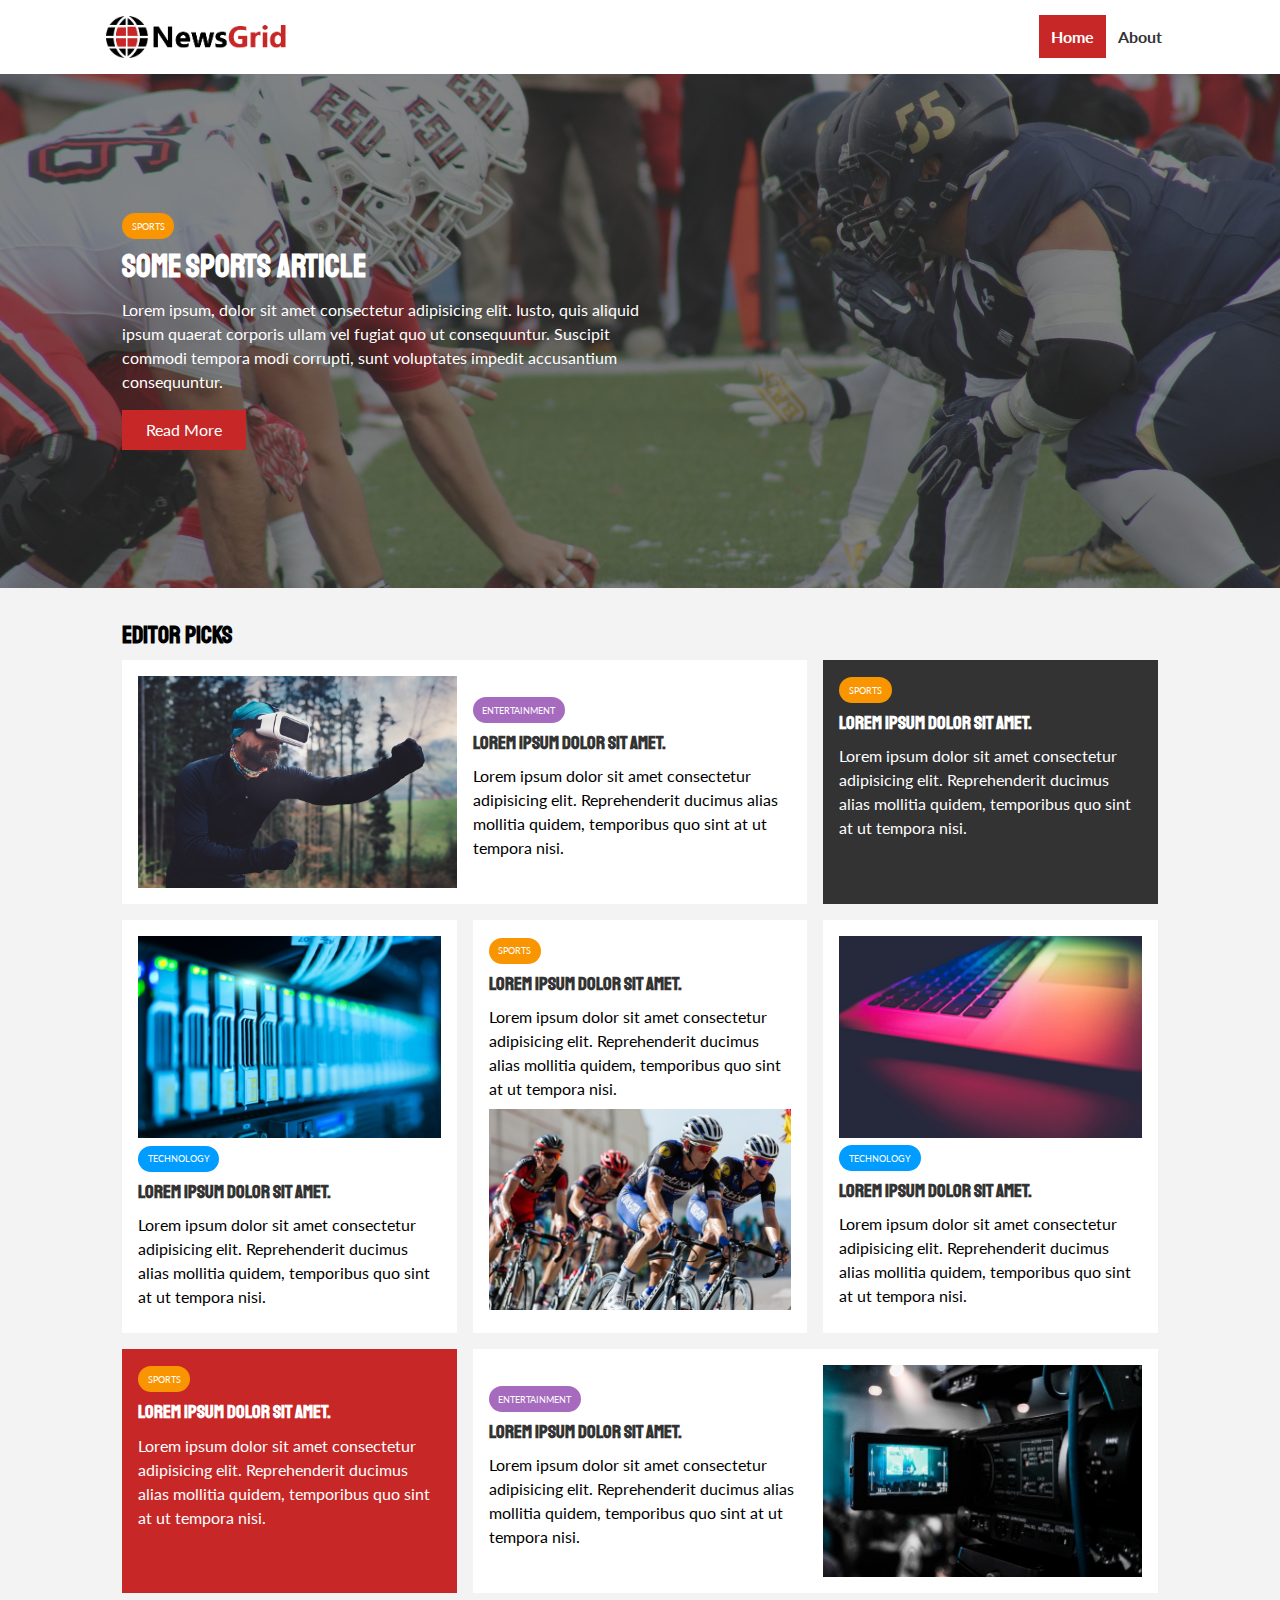
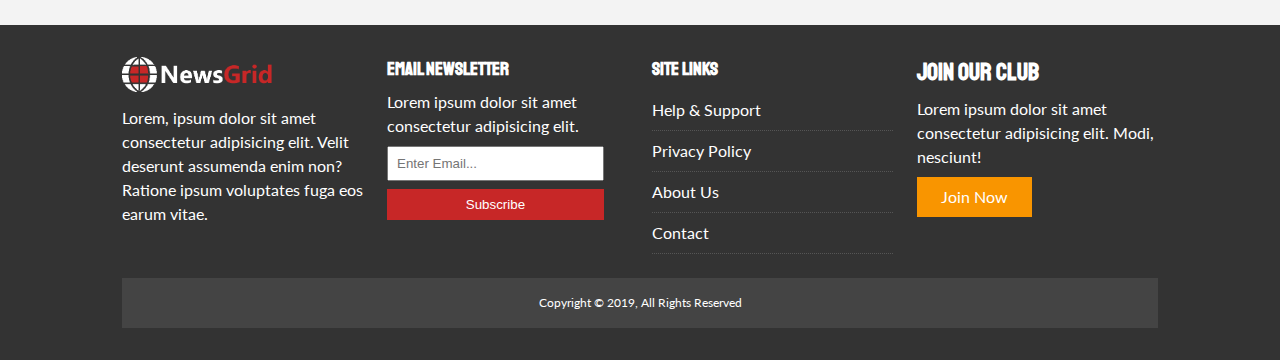
<file: news gid/index.html>
<!DOCTYPE html>
<html lang="en">

<head>
  <meta charset="UTF-8">
  <meta http-equiv="X-UA-Compatible" content="IE=edge">
  <meta name="viewport" content="width=device-width, initial-scale=1.0">
  <link rel="stylesheet" href="https://cdnjs.cloudflare.com/ajax/libs/font-awesome/5.15.3/css/all.min.css"
    integrity="sha512-iBBXm8fW90+nuLcSKlbmrPcLa0OT92xO1BIsZ+ywDWZCvqsWgccV3gFoRBv0z+8dLJgyAHIhR35VZc2oM/gI1w=="
    crossorigin="anonymous" referrerpolicy="no-referrer" />
  <link href="https://fonts.googleapis.com/css2?family=Lato:wght@300&family=Staatliches&display=swap" rel="stylesheet">
  <link rel="stylesheet" href="style.css">
  <link rel="stylesheet" media="screen and (max-width: 768px)" href="mobile.css">
  <link rel="shortcut icon" type="image/x-icon" href="favicon.ico">
  <title>NewsGrid Latest News</title>
</head>

<body>
  <nav id="main-nav">
    <div class="container">
      <img src="logo.png" alt="NewsGrid" class="logo">
      <div class="social">
        <a href="http://facebook.com" target="_blank"><i class="fab fa-facebook fa-2x"></i></a>
        <a href="http://twitter.com" target="_blank"><i class="fab fa-twitter fa-2x"></i></a>
        <a href="http://instagram.com" target="_blank"><i class="fab fa-instagram fa-2x"></i></a>
        <a href="http://youtube.com" target="_blank"><i class="fab fa-youtube fa-2x"></i></a>
      </div>
      <ul>
        <li><a href="index.html" class="current">Home</a></li>
        <li><a href="about.html">About</a></li>
      </ul>
    </div>
  </nav>

  <!-- Showcase -->
  <header id="showcase">
    <div class="container">
      <div class="showcase-container">
        <div class="showcase-content">
          <div class="category category-sports">Sports</div>
          <h1>Some Sports Article</h1>
          <p>Lorem ipsum, dolor sit amet consectetur adipisicing elit. Iusto, quis aliquid ipsum quaerat corporis ullam
            vel fugiat quo ut consequuntur. Suscipit commodi tempora modi corrupti, sunt voluptates impedit accusantium
            consequuntur.</p>
          <a href="article.html" class="btn btn-primary">Read More</a>
        </div>
      </div>
    </div>
  </header>

  <!-- Home Articles -->
  <section id="home-articles" class="py-2">
    <div class="container">
      <h2>Editor Picks</h2>
      <div class="articles-container">
        <article class="card">
          <img src="ent1.jpg" alt="">
          <div>
            <div class="category category-ent">Entertainment</div>
            <h3>
              <a href="article.html">Lorem ipsum dolor sit amet.</a>
            </h3>
            <p>Lorem ipsum dolor sit amet consectetur adipisicing elit. Reprehenderit ducimus alias mollitia quidem,
              temporibus quo sint at ut tempora nisi.</p>
          </div>
        </article>
        <article class="card bg-dark">
          <div class="category category-sports">Sports</div>
          <h3>
            <a href="article.html">Lorem ipsum dolor sit amet.</a>
          </h3>
          <p>Lorem ipsum dolor sit amet consectetur adipisicing elit. Reprehenderit ducimus alias mollitia quidem,
            temporibus quo sint at ut tempora nisi.</p>
        </article>
        <article class="card">
          <img src="tech1.jpg" alt="">
          <div class="category category-tech">Technology</div>
          <h3>
            <a href="article.html">Lorem ipsum dolor sit amet.</a>
          </h3>
          <p>Lorem ipsum dolor sit amet consectetur adipisicing elit. Reprehenderit ducimus alias mollitia quidem,
            temporibus quo sint at ut tempora nisi.</p>
        </article>
        <article class="card">
          <div class="category category-sports">Sports</div>
          <h3>
            <a href="article.html">Lorem ipsum dolor sit amet.</a>
          </h3>
          <p>Lorem ipsum dolor sit amet consectetur adipisicing elit. Reprehenderit ducimus alias mollitia quidem,
            temporibus quo sint at ut tempora nisi.</p>
          <img src="sports1.jpg" alt="">
        </article>
        <article class="card">
          <img src="tech2.jpg" alt="">
          <div class="category category-tech">Technology</div>
          <h3>
            <a href="article.html">Lorem ipsum dolor sit amet.</a>
          </h3>
          <p>Lorem ipsum dolor sit amet consectetur adipisicing elit. Reprehenderit ducimus alias mollitia quidem,
            temporibus quo sint at ut tempora nisi.</p>
        </article>
        <article class="card bg-primary">
          <div class="category category-sports">Sports</div>
          <h3>
            <a href="article.html">Lorem ipsum dolor sit amet.</a>
          </h3>
          <p>Lorem ipsum dolor sit amet consectetur adipisicing elit. Reprehenderit ducimus alias mollitia quidem,
            temporibus quo sint at ut tempora nisi.</p>
        </article>
        <article class="card">
          <div>
            <div class="category category-ent">Entertainment</div>
            <h3>
              <a href="article.html">Lorem ipsum dolor sit amet.</a>
            </h3>
            <p>Lorem ipsum dolor sit amet consectetur adipisicing elit. Reprehenderit ducimus alias mollitia quidem,
              temporibus quo sint at ut tempora nisi.</p>
          </div>
          <img src="ent2.jpg" alt="">
        </article>
      </div>
    </div>
  </section>

  <!-- Footer -->
  <footer id="main-footer" class="py-2">
    <div class="container footer-container">
      <div>
        <img src="logo_light.png" alt="NewsGrid">
        <p>Lorem, ipsum dolor sit amet consectetur adipisicing elit. Velit deserunt assumenda enim non? Ratione ipsum
          voluptates fuga eos earum vitae.</p>
      </div>
      <div>
        <h3>Email Newsletter</h3>
        <p>Lorem ipsum dolor sit amet consectetur adipisicing elit.</p>
        <form name="contact" method="POST" data-netlify="true">
          <input type="email" name="email" placeholder="Enter Email...">
          <input type="submit" value="Subscribe" class="btn btn-primary">
        </form>
      </div>
      <div>
        <h3>Site Links</h3>
        <ul class="list">
          <li><a href="#">Help & Support</a></li>
          <li><a href="#">Privacy Policy</a></li>
          <li><a href="#">About Us</a></li>
          <li><a href="#">Contact</a></li>
        </ul>
      </div>
      <div>
        <h2>Join Our Club</h2>
        <p>Lorem ipsum dolor sit amet consectetur adipisicing elit. Modi, nesciunt!</p>
        <a href="#" class="btn btn-secondary">Join Now</a>
      </div>
      <div>
        <p>
          Copyright &copy; 2019, All Rights Reserved
        </p>
      </div>
    </div>
  </footer>
</body>

</html>
</file>
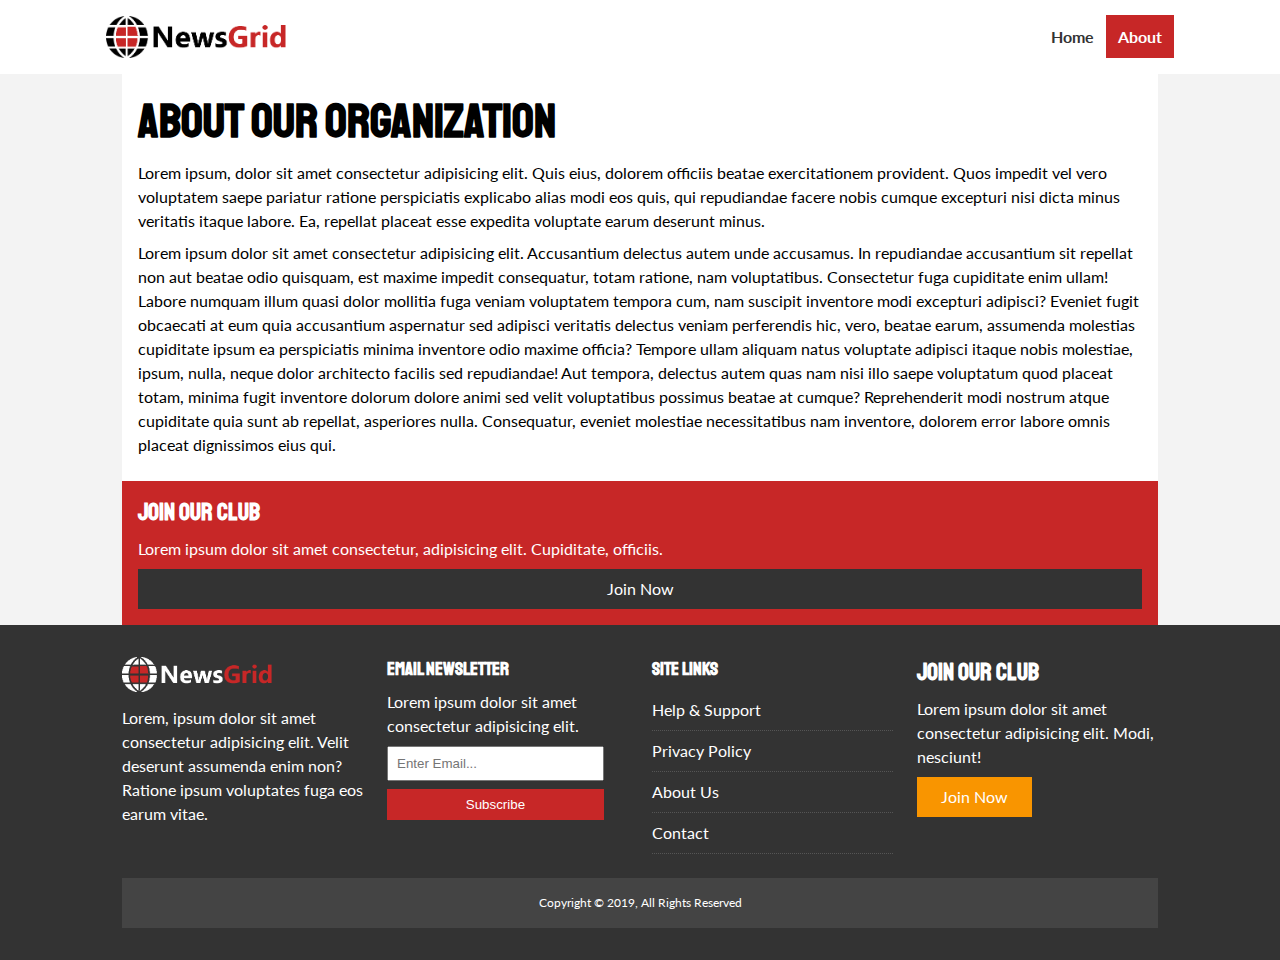
<file: news gid/about.html>
<!DOCTYPE html>
<html lang="en">
<head>
  <meta charset="UTF-8">
  <meta http-equiv="X-UA-Compatible" content="IE=edge">
  <meta name="viewport" content="width=device-width, initial-scale=1.0">
  <link rel="stylesheet" href="https://cdnjs.cloudflare.com/ajax/libs/font-awesome/5.15.3/css/all.min.css" integrity="sha512-iBBXm8fW90+nuLcSKlbmrPcLa0OT92xO1BIsZ+ywDWZCvqsWgccV3gFoRBv0z+8dLJgyAHIhR35VZc2oM/gI1w==" crossorigin="anonymous" referrerpolicy="no-referrer" />
  <link href="https://fonts.googleapis.com/css2?family=Lato:wght@300&family=Staatliches&display=swap" rel="stylesheet">
  <link rel="stylesheet" href="style.css">
  <link rel="stylesheet" media="screen and (max-width: 768px)" href="mobile.css">
  <link rel="shortcut icon" type="image/x-icon" href="favicon.ico">
  <title>NewsGrid About</title>
</head>
<body>
  <nav id="main-nav">
    <div class="container">
      <img src="logo.png" alt="NewsGrid" class="logo">
      <div class="social">
        <a href="http://facebook.com" target="_blank"><i class="fab fa-facebook fa-2x"></i></a>    
        <a href="http://twitter.com" target="_blank"><i class="fab fa-twitter fa-2x"></i></a>    
        <a href="http://instagram.com" target="_blank"><i class="fab fa-instagram fa-2x"></i></a>    
        <a href="http://youtube.com" target="_blank"><i class="fab fa-youtube fa-2x"></i></a>    
      </div>
      <ul>
        <li><a href="index.html" >Home</a></li>
        <li><a href="index.html" class="current" >About</a></li>
      </ul>
    </div>
  </nav>

  <secttion class="about">
    <div class="container">
      <div id="page-container">
        <article class="card">
          <h1 class="l-heading">About Our Organization</h1>
          <p>Lorem ipsum, dolor sit amet consectetur adipisicing elit. Quis eius, dolorem officiis beatae exercitationem provident. Quos impedit vel vero voluptatem saepe pariatur ratione perspiciatis explicabo alias modi eos quis, qui repudiandae facere nobis cumque excepturi nisi dicta minus veritatis itaque labore. Ea, repellat placeat esse expedita voluptate earum deserunt minus.</p>
          <p>Lorem ipsum dolor sit amet consectetur adipisicing elit. Accusantium delectus autem unde accusamus. In repudiandae accusantium sit repellat non aut beatae odio quisquam, est maxime impedit consequatur, totam ratione, nam voluptatibus. Consectetur fuga cupiditate enim ullam! Labore numquam illum quasi dolor mollitia fuga veniam voluptatem tempora cum, nam suscipit inventore modi excepturi adipisci? Eveniet fugit obcaecati at eum quia accusantium aspernatur sed adipisci veritatis delectus veniam perferendis hic, vero, beatae earum, assumenda molestias cupiditate ipsum ea perspiciatis minima inventore odio maxime officia? Tempore ullam aliquam natus voluptate adipisci itaque nobis molestiae, ipsum, nulla, neque dolor architecto facilis sed repudiandae! Aut tempora, delectus autem quas nam nisi illo saepe voluptatum quod placeat totam, minima fugit inventore dolorum dolore animi sed velit voluptatibus possimus beatae at cumque? Reprehenderit modi nostrum atque cupiditate quia sunt ab repellat, asperiores nulla. Consequatur, eveniet molestiae necessitatibus nam inventore, dolorem error labore omnis placeat dignissimos eius qui.</p>
        </article>
        <aside class="card bg-primary">
          <h2>Join Our club</h2>
          <p>Lorem ipsum dolor sit amet consectetur, adipisicing elit. Cupiditate, officiis.</p>
          <a href="#" class="btn btn-dark btn-block">Join Now</a>
        </aside>
      </div>
    </div>
  </secttion>

 
   <!-- Footer -->
   <footer id="main-footer" class="py-2">
    <div class="container footer-container">
      <div>
        <img src="logo_light.png" alt="NewsGrid">
        <p>Lorem, ipsum dolor sit amet consectetur adipisicing elit. Velit deserunt assumenda enim non? Ratione ipsum voluptates fuga eos earum vitae.</p>
      </div>
      <div>
        <h3>Email Newsletter</h3>
        <p>Lorem ipsum dolor sit amet consectetur adipisicing elit.</p>
        <form name="contact" method="POST" data-netlify="true">
          <input type="email" name="email" placeholder="Enter Email...">
          <input type="submit" value="Subscribe" class="btn btn-primary">
        </form>
      </div>
      <div>
        <h3>Site Links</h3>
        <ul class="list">
          <li><a href="#">Help & Support</a></li>
          <li><a href="#">Privacy Policy</a></li>
          <li><a href="#">About Us</a></li>
          <li><a href="#">Contact</a></li>
        </ul>
      </div>
      <div>
        <h2>Join Our Club</h2>
        <p>Lorem ipsum dolor sit amet consectetur adipisicing elit. Modi, nesciunt!</p>
        <a href="#" class="btn btn-secondary">Join Now</a>
      </div>
      <div>
        <p>
          Copyright &copy; 2019, All Rights Reserved
        </p>
      </div>
    </div>
  </footer>
</body>
</html>
</file>
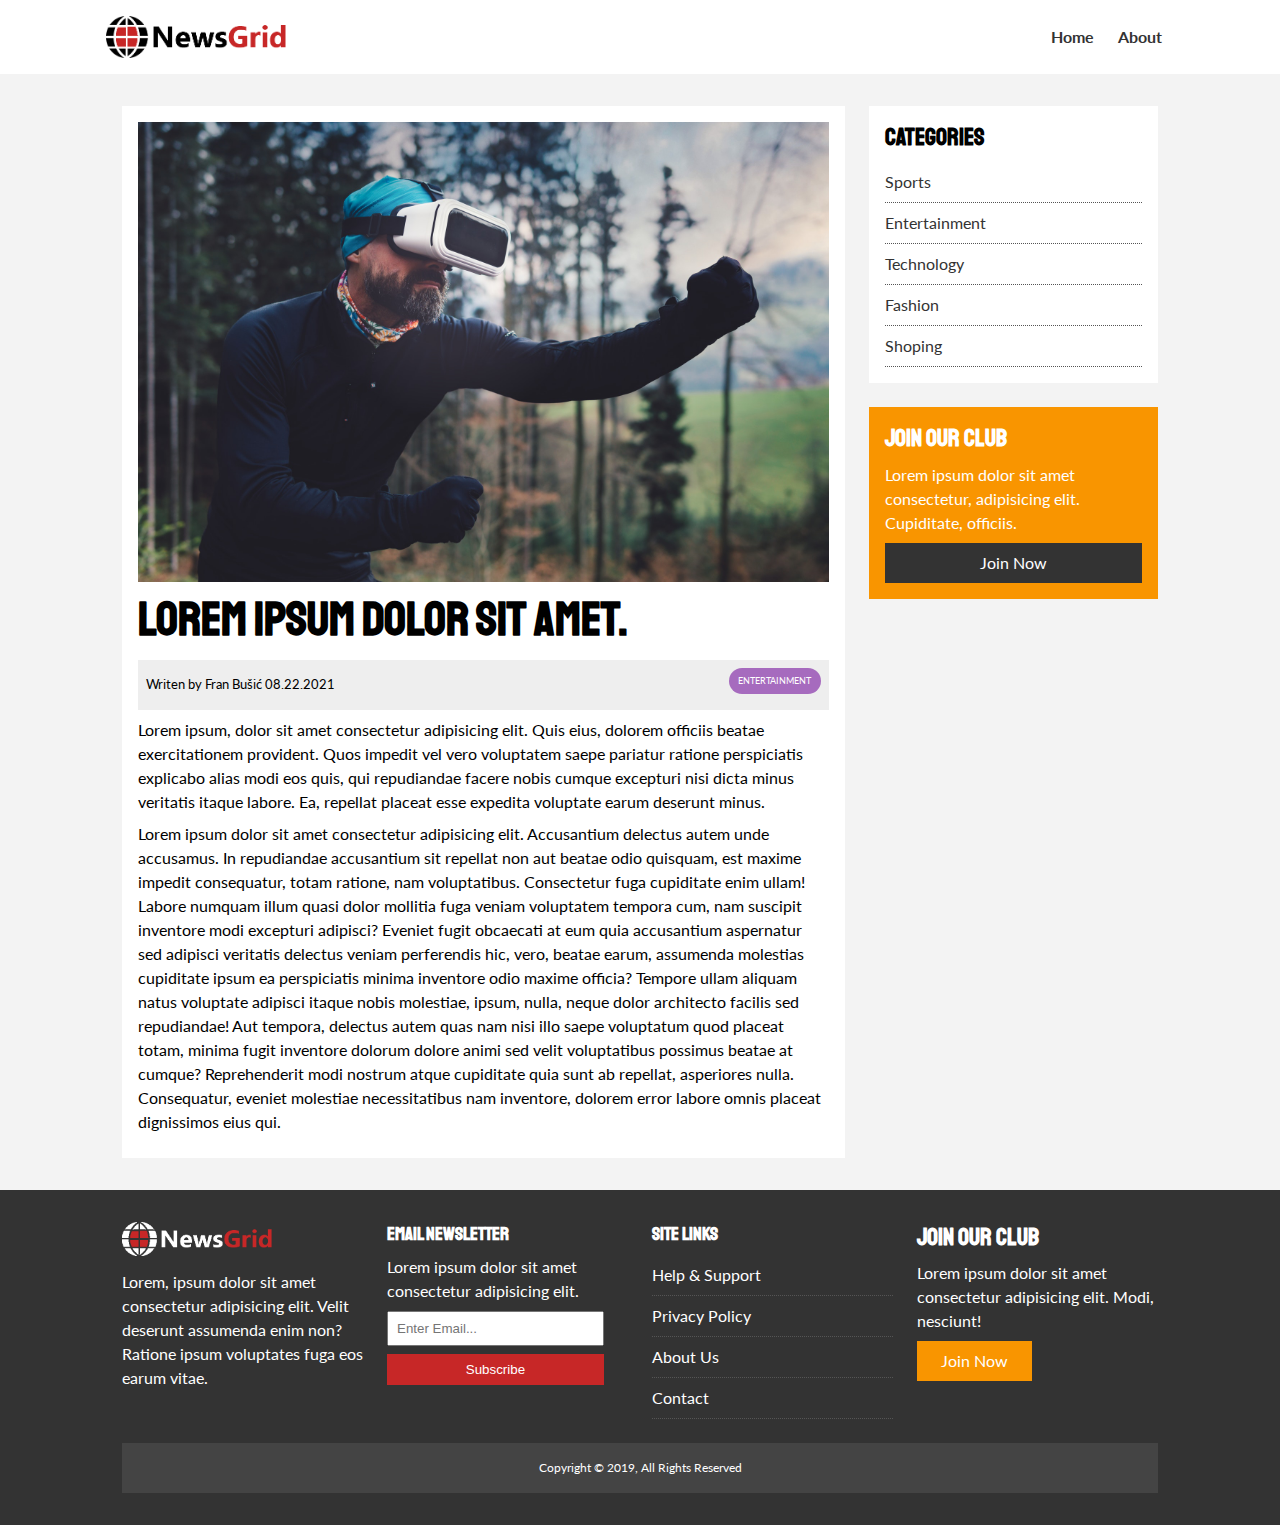
<file: news gid/article.html>
<!DOCTYPE html>
<html lang="en">
<head>
  <meta charset="UTF-8">
  <meta http-equiv="X-UA-Compatible" content="IE=edge">
  <meta name="viewport" content="width=device-width, initial-scale=1.0">
  <link rel="stylesheet" href="https://cdnjs.cloudflare.com/ajax/libs/font-awesome/5.15.3/css/all.min.css" integrity="sha512-iBBXm8fW90+nuLcSKlbmrPcLa0OT92xO1BIsZ+ywDWZCvqsWgccV3gFoRBv0z+8dLJgyAHIhR35VZc2oM/gI1w==" crossorigin="anonymous" referrerpolicy="no-referrer" />
  <link href="https://fonts.googleapis.com/css2?family=Lato:wght@300&family=Staatliches&display=swap" rel="stylesheet">
  <link rel="stylesheet" href="style.css">
  <link rel="stylesheet" media="screen and (max-width: 760px)" href="mobile.css">
  <link rel="shortcut icon" type="image/x-icon" href="favicon.ico">
  <title>NewsGrid Latest News</title>
</head>
<body>
  <nav id="main-nav">
    <div class="container">
      <img src="logo.png" alt="NewsGrid" class="logo">
      <div class="social">
        <a href="http://facebook.com" target="_blank"><i class="fab fa-facebook fa-2x"></i></a>    
        <a href="http://twitter.com" target="_blank"><i class="fab fa-twitter fa-2x"></i></a>    
        <a href="http://instagram.com" target="_blank"><i class="fab fa-instagram fa-2x"></i></a>    
        <a href="http://youtube.com" target="_blank"><i class="fab fa-youtube fa-2x"></i></a>    
      </div>
      <ul>
        <li><a href="index.html" >Home</a></li>
        <li><a href="index.html" >About</a></li>
      </ul>
    </div>
  </nav>

  <secttion id="article">
    <div class="container">
      <div class="page-container">
        <article class="card">
          <img src="ent1.jpg" alt="">
          <h1 class="l-heading">Lorem ipsum dolor sit amet.</h1>
          <div class="meta">
            <small>
              <i class="fas fa-user"></i> Writen by Fran Bušić 08.22.2021
            </small>
            <div class="category category-ent">Entertainment</div>
          </div>
          <p>Lorem ipsum, dolor sit amet consectetur adipisicing elit. Quis eius, dolorem officiis beatae exercitationem provident. Quos impedit vel vero voluptatem saepe pariatur ratione perspiciatis explicabo alias modi eos quis, qui repudiandae facere nobis cumque excepturi nisi dicta minus veritatis itaque labore. Ea, repellat placeat esse expedita voluptate earum deserunt minus.</p>
          <p>Lorem ipsum dolor sit amet consectetur adipisicing elit. Accusantium delectus autem unde accusamus. In repudiandae accusantium sit repellat non aut beatae odio quisquam, est maxime impedit consequatur, totam ratione, nam voluptatibus. Consectetur fuga cupiditate enim ullam! Labore numquam illum quasi dolor mollitia fuga veniam voluptatem tempora cum, nam suscipit inventore modi excepturi adipisci? Eveniet fugit obcaecati at eum quia accusantium aspernatur sed adipisci veritatis delectus veniam perferendis hic, vero, beatae earum, assumenda molestias cupiditate ipsum ea perspiciatis minima inventore odio maxime officia? Tempore ullam aliquam natus voluptate adipisci itaque nobis molestiae, ipsum, nulla, neque dolor architecto facilis sed repudiandae! Aut tempora, delectus autem quas nam nisi illo saepe voluptatum quod placeat totam, minima fugit inventore dolorum dolore animi sed velit voluptatibus possimus beatae at cumque? Reprehenderit modi nostrum atque cupiditate quia sunt ab repellat, asperiores nulla. Consequatur, eveniet molestiae necessitatibus nam inventore, dolorem error labore omnis placeat dignissimos eius qui.</p>
        </article>

         <aside id="categories" class="card">
           <h2>Categories</h2>
           <ul class="list">
             <li><a href="#"><i class="fas fa-chevron-right"></i> Sports</a></li>
             <li><a href="#"><i class="fas fa-chevron-right"></i> Entertainment</a></li>
             <li><a href="#"><i class="fas fa-chevron-right"></i> Technology</a></li>
             <li><a href="#"><i class="fas fa-chevron-right"></i> Fashion</a></li>
             <li><a href="#"><i class="fas fa-chevron-right"></i> Shoping</a></li>
          </ul>
         </aside>

        <aside class="card bg-secondary">
          <h2>Join Our club</h2>
          <p>Lorem ipsum dolor sit amet consectetur, adipisicing elit. Cupiditate, officiis.</p>
          <a href="#" class="btn btn-dark btn-block">Join Now</a>
        </aside>
      </div>
    </div>
  </secttion>

 
   <!-- Footer -->
   <footer id="main-footer" class="py-2">
    <div class="container footer-container">
      <div>
        <img src="logo_light.png" alt="NewsGrid">
        <p>Lorem, ipsum dolor sit amet consectetur adipisicing elit. Velit deserunt assumenda enim non? Ratione ipsum voluptates fuga eos earum vitae.</p>
      </div>
      <div>
        <h3>Email Newsletter</h3>
        <p>Lorem ipsum dolor sit amet consectetur adipisicing elit.</p>
        <form name="contact" method="POST" data-netlify="true">
          <input type="email" name="email" placeholder="Enter Email...">
          <input type="submit" value="Subscribe" class="btn btn-primary">
        </form>
      </div>
      <div>
        <h3>Site Links</h3>
        <ul class="list">
          <li><a href="#">Help & Support</a></li>
          <li><a href="#">Privacy Policy</a></li>
          <li><a href="#">About Us</a></li>
          <li><a href="#">Contact</a></li>
        </ul>
      </div>
      <div>
        <h2>Join Our Club</h2>
        <p>Lorem ipsum dolor sit amet consectetur adipisicing elit. Modi, nesciunt!</p>
        <a href="#" class="btn btn-secondary">Join Now</a>
      </div>
      <div>
        <p>
          Copyright &copy; 2019, All Rights Reserved
        </p>
      </div>
    </div>
  </footer>
</body>
</html>
</file>
<file: news gid/style.css>
:root {
  --primary-color: #c72727;
  --secondary-color: #f99500;
  --light-color: #f3f3f3;
  --dark-color: #333;
  --max-width: 1100px;
}

.category {
  --sports-color: #f99500;
  --ent-color: #a66bbe;
  --tech-color: #009cff;
}

* {
  margin: 0;
  padding: 0;
  box-sizing: border-box;
}

body {
  font-family: "Lato", sans-serif;
  line-height: 1.5;
  background: var(--light-color);
}

a {
  color: #333;
  text-decoration: none;
}

ul {
  list-style: none;
}

p {
  margin: 0.5rem 0;
}

img {
  width: 100%;
}

h1,
h2,
h3,
h4,
h5,
h6 {
  font-family: "Staatliches", cursive;
  margin-bottom: 0.55rem;
  line-height: 1.3;
}

/* Utility */
.container {
  max-width: var(--max-width);
  margin: auto;
  padding: 0 2rem;
  overflow: hidden;
}

.category {
  display: inline-block;
  color: #fff;
  font-size: 0.55rem;
  text-transform: uppercase;
  padding: 0.4rem 0.6rem;
  border-radius: 15px;
  margin-bottom: 0.5rem;
}

.category-sports {
  background: var(--sports-color);
}
.category-ent {
  background: var(--ent-color);
}
.category-tech {
  background: var(--tech-color);
}

.btn {
  display: inline-block;
  border: none;
  background: var(--dark-color);
  color: #fff;
  padding: 0.5rem 1.5rem;
}

.btn-light {
  background: var(--light-color);
}
.btn-primary {
  background: var(--primary-color);
}
.btn-secondary {
  background: var(--secondary-color);
}

.btn-block {
  display: block;
  width: 100%;
  text-align: center;
}

.btn:hover {
  opacity: 0.9;
}

.card {
  background: #fff;
  padding: 1rem;
}

.bg-dark {
  background: var(--dark-color);
  color: #fff;
}
.bg-primary {
  background: var(--primary-color);
  color: #fff;
}
.bg-secondary {
  background: var(--secondary-color);
  color: #fff;
}

.bg-dark h1,
.bg-dark h2,
.bg-dark h3,
.bg-dark a,
.bg-primary h1,
.bg-primary h2,
.bg-primary h3,
.bg-primary a,
.bg-secondary h1,
.bg-secondary h2,
.bg-secondary h3,
.bg-secondary a {
  color: #fff;
}

.py-1 {
  padding: 1.5rem 0;
}
.py-2 {
  padding: 2rem 0;
}
.py-3 {
  padding: 3rem 0;
}
.p-1 {
  padding: 1.5rem;
}
.p-2 {
  padding: 2rem;
}
.p-3 {
  padding: 3rem;
}

.l-heading {
  font-size: 3rem;
}

.list li {
  padding: 0.5rem 0;
  border-bottom: #555 dotted 1px;
}

.list li a:hover {
  color: var(--primary-color) !important;
}

/* Inner page grid contianer */
.page-container {
  display: grid;
  grid-template-columns: 5fr 2fr;
  margin: 2rem 0;
  grid-gap: 1.5rem;
}

.page-container > *:first-child {
  grid-row: 1 / span 3;
}

/* Navigation */
#main-nav {
  background: #fff;
  position: sticky;
  top: 0;
  z-index: 2;
}

#main-nav .container {
  display: grid;
  grid-template-columns: 6fr 3fr 2fr;
  align-items: center;
  padding: 1rem;
}

#main-nav .logo {
  width: 180px;
}

#main-nav ul {
  justify-self: end;
  display: flex;
}

#main-nav ul li a {
  padding: 0.75rem;
  font-weight: bold;
}

#main-nav ul li a.current {
  background: var(--primary-color);
  color: #fff;
}

#main-nav ul li a:hover {
  background: var(--light-color);
  color: var(--dark-color);
}

#main-nav .social {
  justify-self: center;
}

#main-nav .social i {
  color: #777;
  margin-right: 0.5rem;
}

/* Showcase */
#showcase {
  color: #fff;
  background: #333;
  padding: 2rem;
  position: relative;
}

#showcase::before {
  content: "";
  background: url(featured.jpg) no-repeat center center/cover;
  position: absolute;
  top: 0;
  left: 0;
  width: 100%;
  height: 100%;
  opacity: 0.4;
}

#showcase .showcase-container {
  display: grid;
  grid-template-columns: repeat(2, 1fr);
  justify-content: center;
  align-items: center;
  height: 50vh;
}

#showcase .showcase-content {
  z-index: 1;
}

#showcase .showcase-content p {
  margin-bottom: 1rem;
}

/* Home Articles */
#home-articles .articles-container {
  display: grid;
  grid-template-columns: repeat(3, 1fr);
  grid-gap: 1rem;
}

#home-articles .articles-container > *:first-child,
#home-articles .articles-container > *:last-child {
  display: grid;
  grid-template-columns: repeat(2, 1fr);
  grid-gap: 1rem;
  align-items: center;
  grid-column: 1 / span 2;
}

#home-articles .articles-container > *:last-child {
  grid-column: 2 / span 2;
}

#article .meta {
  display: flex;
  justify-content: space-between;
  align-items: center;
  background: #eee;
  padding: 0.5rem;
}

#article .meta .category {
  margin-top: 0.4 rem;
}

/* Footer */
#main-footer {
  background: var(--dark-color);
  color: #fff;
}

#main-footer img {
  width: 150px;
}

#main-footer a {
  color: #fff;
}

#main-footer .footer-container {
  display: grid;
  grid-template-columns: repeat(4, 1fr);
  grid-gap: 1.5rem;
}

#main-footer .footer-container > *:last-child {
  background: #444;
  grid-column: 1 / span 4;
  text-align: center;
  padding: 0.5rem;
  font-size: 0.75rem;
}

#main-footer .footer-container input[type="email"] {
  width: 90%;
  padding: 0.5rem;
  margin-bottom: 0.5rem;
}

#main-footer .footer-container input[type="submit"] {
  width: 90%;
}
</file>
<file: news gid/mobile.css>
/* Navigation */
#main-nav .social {
  display: none;
}

#main-nav .container {
  grid-template-columns: 1fr;
  grid-gap: 1.2rem;
}

#main-nav ul,
#main-nav .logo {
  justify-self: center;
}

#main-nav ul li a {
  padding: 0.50rem;
}

#home-articles .articles-container {
  grid-template-columns: repeat(2, 1fr);
}

#home-articles .articles-container > *:first-child,
#home-articles .articles-container > *:last-child {
  grid-template-columns: 1fr;
  grid-column: 1;
}

@media(max-width: 600px) {
  /* Stack Grid Items */
  #showcase .showcase-container,
  #home-articles .articles-container,
  #main-footer .footer-container {
    grid-template-columns: 1fr;
  }

  #main-footer .footer-container > *:last-child {
    grid-column: 1;
  }

  #main-footer .footer-container > *:first-child,
  #main-footer .footer-container > *:nth-child(2){
    border-bottom: #444 dotted 1px;
    padding-bottom: 1rem;
  }

  .page-container {
    grid-template-columns: 1fr;
    text-align: center;
  }

  .page-container > *:first-child {
    grid-row: 1;
  }

  .l-heading {
    font-size: 2rem;
  }
}
</file>
